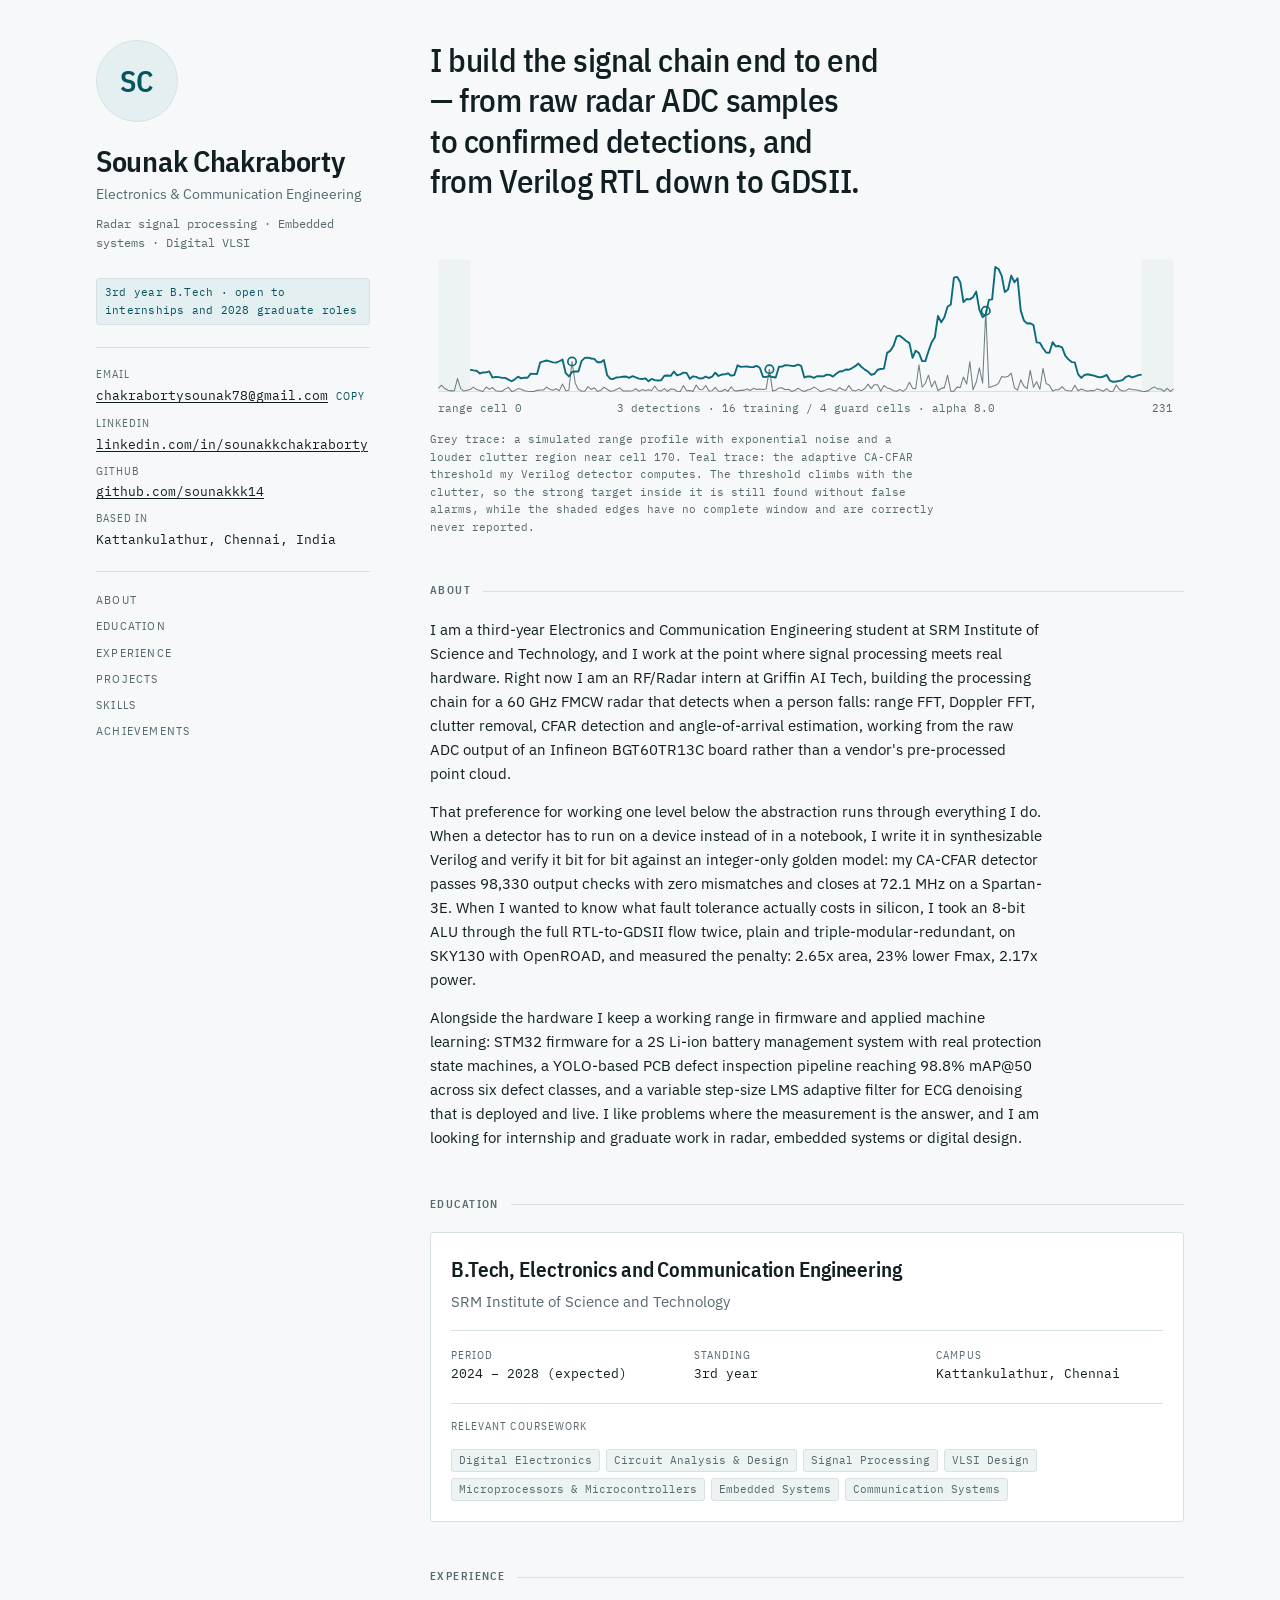
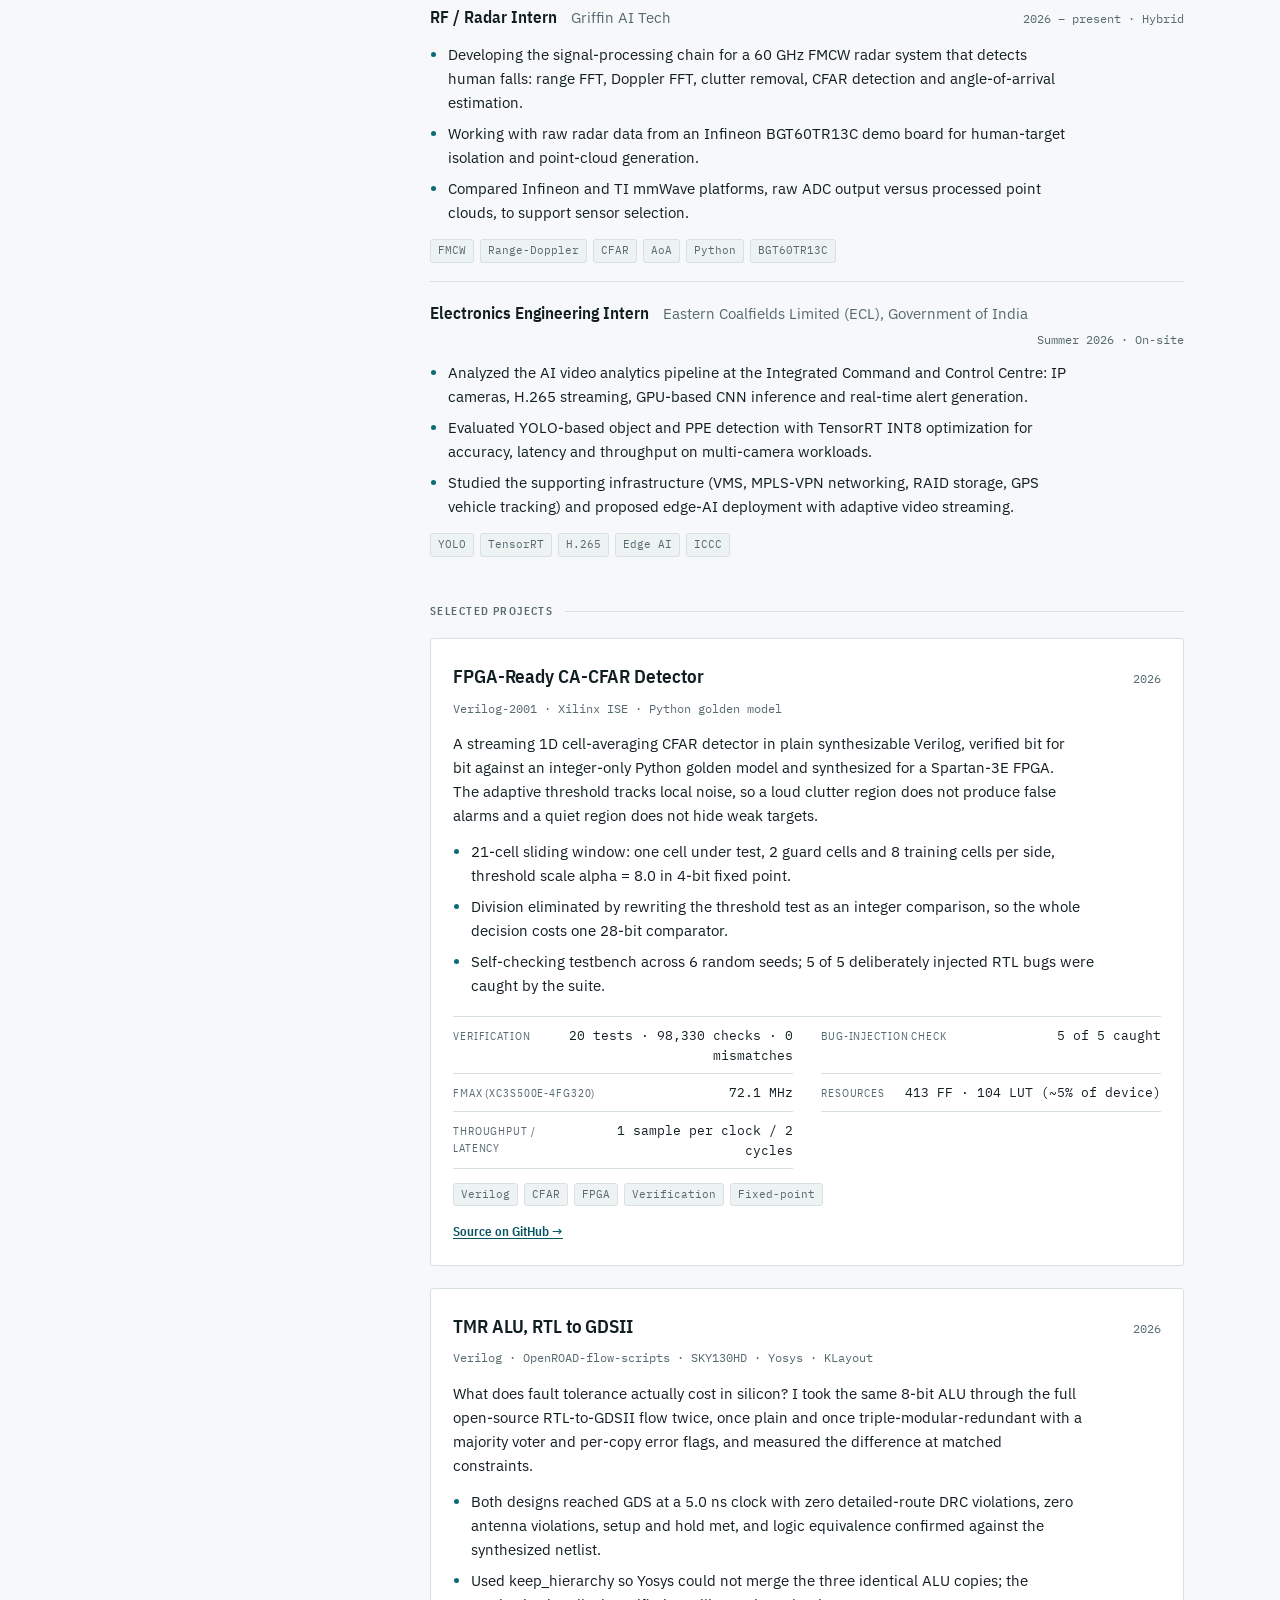
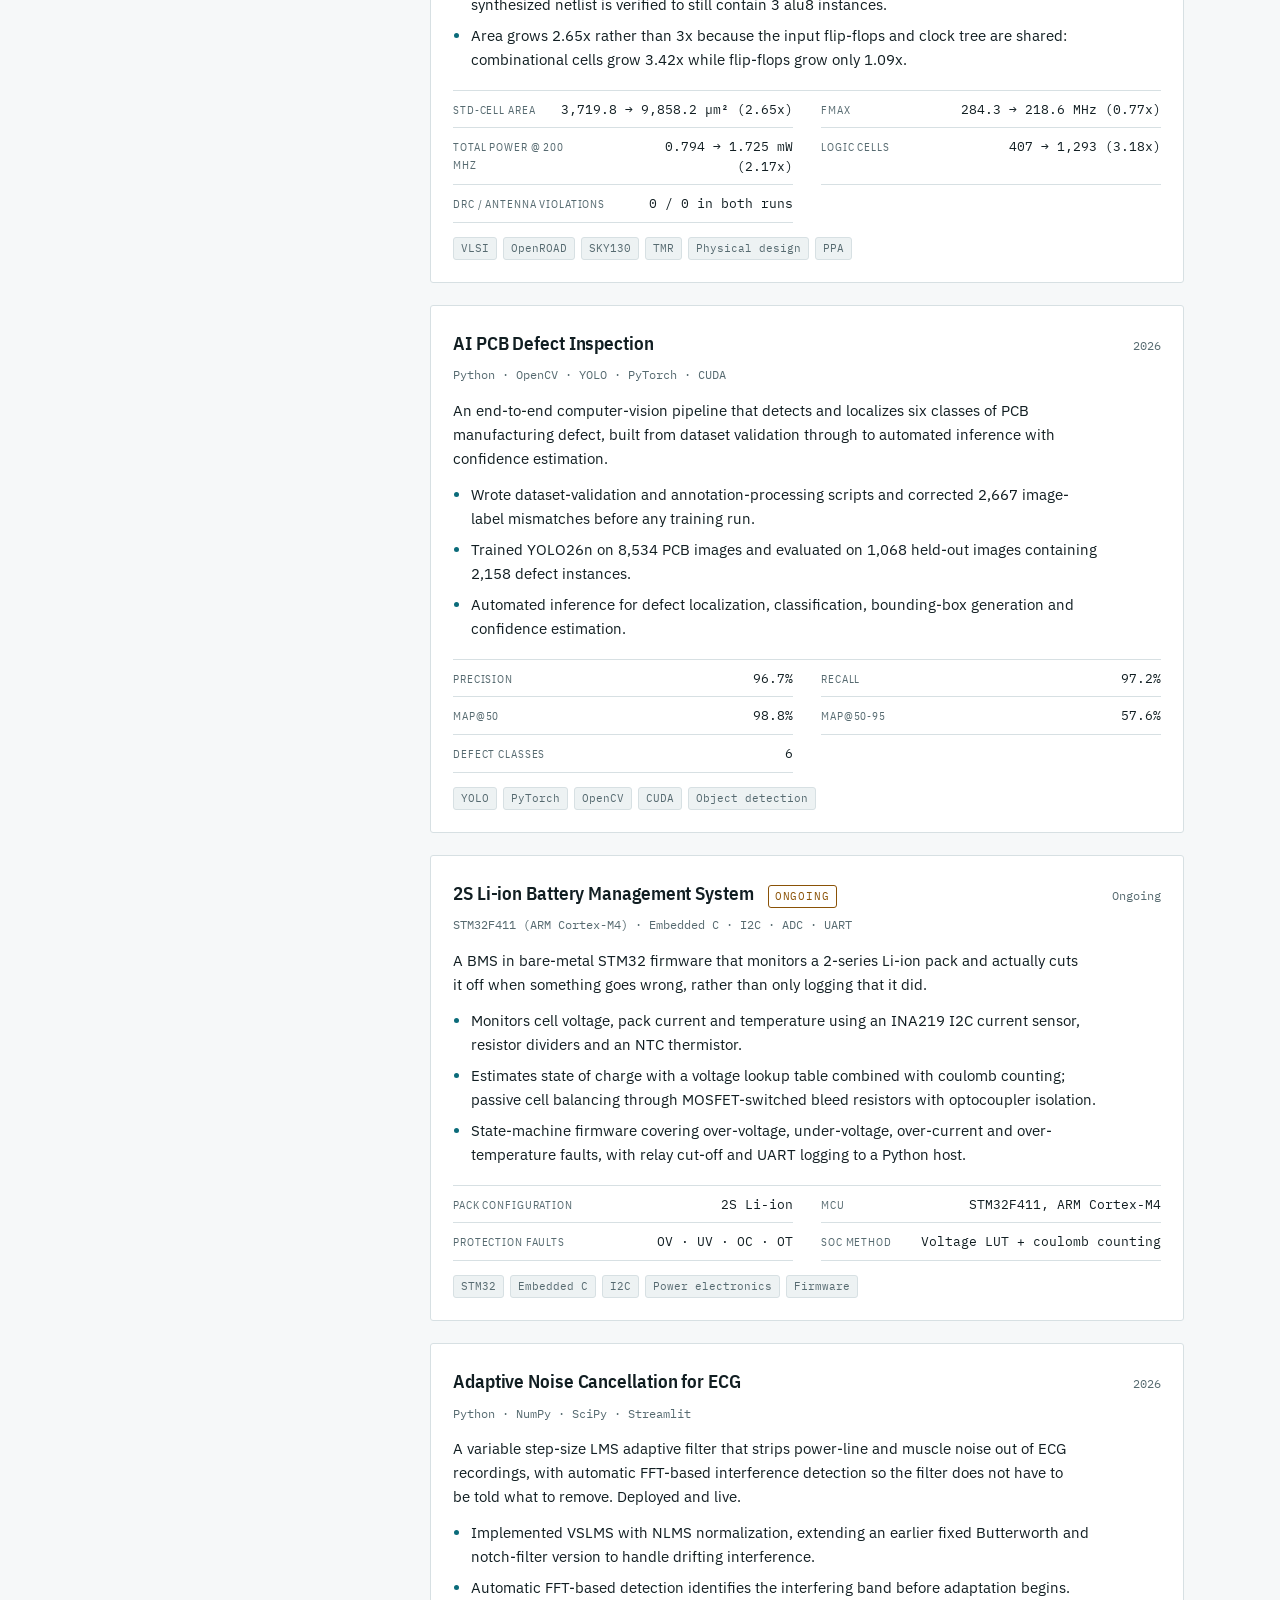
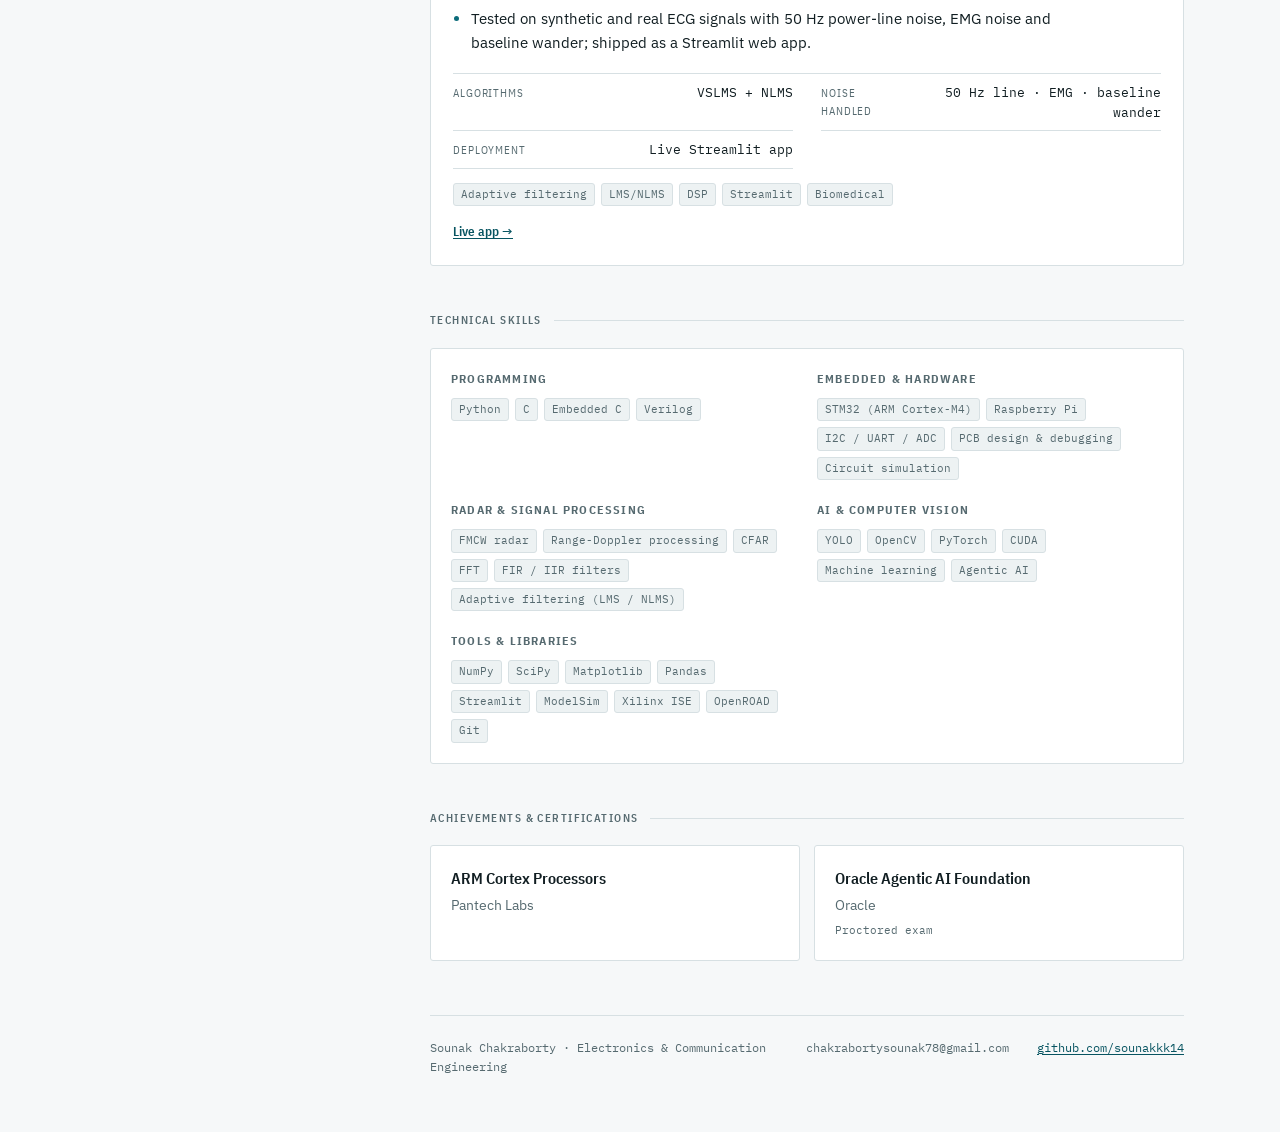
<file: index.html>
<!doctype html>
<html lang="en">
<head>
<meta charset="utf-8">
<meta name="viewport" content="width=device-width, initial-scale=1, viewport-fit=cover">
<title>Sounak Chakraborty</title>
<meta name="description" content="Portfolio and digital resume of Sounak Chakraborty, Electronics and Communication Engineering student working in radar signal processing, embedded systems and digital VLSI.">

<!-- Unlisted: reachable by anyone with the link, kept out of search results. -->
<meta name="robots" content="noindex, nofollow, noarchive, nosnippet, noimageindex">
<meta name="googlebot" content="noindex, nofollow">

<link rel="preconnect" href="https://fonts.googleapis.com">
<link rel="preconnect" href="https://fonts.gstatic.com" crossorigin>
<link rel="stylesheet" href="https://fonts.googleapis.com/css2?family=IBM+Plex+Sans:wght@400;500;600&family=IBM+Plex+Sans+Condensed:wght@500;600&family=IBM+Plex+Mono:wght@400;500&display=swap">
<link rel="stylesheet" href="styles.css">
<style>
  :root { padding-top: env(safe-area-inset-top, 0px); padding-bottom: env(safe-area-inset-bottom, 0px); }
  img { max-width: 100%; }
  [hidden] { display: none !important; }
</style>
</head>
<body>
<div id="app"></div>
<script>window.PORTFOLIO_ENV = "web";</script>
<script src="content.js"></script>
<script src="app.js"></script>
</body>
</html>
</file>
<file: styles.css>
/* ============================================================
   styles.css — shared by index.html (web) and artifact.html
   Layout: instrument-datasheet. A sticky identity rail on the
   left, a single measured column of sections on the right that
   collapses to one column under 860px. Figures are set in mono
   with tabular figures so columns of numbers line up.
   ============================================================ */

:root {
  --bg:          #F6F8F9;
  --surface:     #FFFFFF;
  --surface-2:   #EDF2F3;
  --ink:         #111E22;
  --ink-2:       #566A70;
  --line:        #D7E0E3;
  --accent:      #0B6B7A;
  --accent-ink:  #075461;
  --accent-wash: #E3EFF1;
  --flag:        #8A5207;

  --font-display: "IBM Plex Sans Condensed", "IBM Plex Sans", "Segoe UI", system-ui, sans-serif;
  --font-body:    "IBM Plex Sans", "Segoe UI", system-ui, -apple-system, sans-serif;
  --font-mono:    "IBM Plex Mono", ui-monospace, "Cascadia Mono", Consolas, monospace;

  --r: 3px;
}

@media (prefers-color-scheme: dark) {
  :root:not([data-theme="light"]) {
    --bg:          #0C1214;
    --surface:     #121A1D;
    --surface-2:   #182328;
    --ink:         #E4EDEF;
    --ink-2:       #93A7AD;
    --line:        #222F34;
    --accent:      #5BC0CE;
    --accent-ink:  #8FD7E1;
    --accent-wash: #102529;
    --flag:        #D9A054;
    color-scheme: dark;
  }
}

:root[data-theme="dark"] {
  --bg:          #0C1214;
  --surface:     #121A1D;
  --surface-2:   #182328;
  --ink:         #E4EDEF;
  --ink-2:       #93A7AD;
  --line:        #222F34;
  --accent:      #5BC0CE;
  --accent-ink:  #8FD7E1;
  --accent-wash: #102529;
  --flag:        #D9A054;
  color-scheme: dark;
}

* { box-sizing: border-box; }

body {
  margin: 0;
  background: var(--bg);
  color: var(--ink);
  font-family: var(--font-body);
  font-size: 15px;
  line-height: 1.6;
  -webkit-font-smoothing: antialiased;
}

a { color: var(--accent-ink); text-decoration-thickness: 1px; text-underline-offset: 2px; }
a:hover { color: var(--accent); }
:focus-visible { outline: 2px solid var(--accent); outline-offset: 2px; border-radius: 2px; }

/* ---------- shell ---------- */
.wrap {
  max-width: 1120px;
  margin-inline: auto;
  padding-left: max(16px, env(safe-area-inset-left, 0px));
  padding-right: max(16px, env(safe-area-inset-right, 0px));
  padding-block: 40px 56px;
}

.layout {
  display: grid;
  grid-template-columns: 274px minmax(0, 1fr);
  gap: 60px;
  align-items: start;
}

/* ---------- identity rail ---------- */
.rail { position: sticky; top: 24px; display: flex; flex-direction: column; gap: 22px; min-width: 0; }

.badge {
  width: 82px; height: 82px; border-radius: 50%;
  display: grid; place-items: center;
  background: var(--accent-wash);
  border: 1px solid var(--line);
  color: var(--accent-ink);
  font-family: var(--font-display);
  font-size: 30px; font-weight: 600; letter-spacing: 0.02em;
  overflow: hidden; flex: none;
}
.badge img { width: 100%; height: 100%; object-fit: cover; display: block; }

.rail h1 {
  font-family: var(--font-display);
  font-size: 30px; line-height: 1.1; font-weight: 600;
  letter-spacing: -0.01em; margin: 0;
  text-wrap: balance;
}
.rail .role { margin: 6px 0 0; color: var(--ink-2); font-size: 14px; }
.rail .focus {
  margin: 10px 0 0; font-family: var(--font-mono);
  font-size: 11.5px; line-height: 1.6; color: var(--ink-2);
}
.status {
  display: inline-block; margin-top: 4px;
  font-family: var(--font-mono); font-size: 11px;
  letter-spacing: 0.02em; color: var(--accent-ink);
  background: var(--accent-wash); border: 1px solid var(--line);
  border-radius: var(--r); padding: 5px 8px;
}

.contact { display: flex; flex-direction: column; gap: 9px; border-top: 1px solid var(--line); padding-top: 18px; }
.contact-row { display: flex; flex-direction: column; gap: 2px; min-width: 0; }
.contact-row .k {
  font-family: var(--font-display); font-size: 10.5px;
  text-transform: uppercase; letter-spacing: 0.1em; color: var(--ink-2);
}
.contact-row .v { font-family: var(--font-mono); font-size: 12.5px; word-break: break-word; }
.contact-row .v a { color: inherit; }

.copy {
  font: inherit; font-family: var(--font-display); font-size: 11px;
  background: none; border: 0; padding: 0; margin-left: 8px;
  color: var(--accent-ink); cursor: pointer; text-transform: uppercase;
  letter-spacing: 0.08em;
}
.copy:hover { color: var(--accent); }

.resume-btn {
  display: inline-flex; align-items: center; gap: 8px;
  font-family: var(--font-display); font-weight: 600; font-size: 13.5px;
  letter-spacing: 0.01em;
  background: var(--accent); color: #fff;
  border: 1px solid var(--accent);
  border-radius: var(--r); padding: 10px 14px;
  text-decoration: none; align-self: start;
}
:root[data-theme="dark"] .resume-btn,
.resume-btn { color: #fff; }
@media (prefers-color-scheme: dark) {
  :root:not([data-theme="light"]) .resume-btn { color: #07171A; }
}
:root[data-theme="dark"] .resume-btn { color: #07171A; }
.resume-btn:hover { filter: brightness(1.08); }

nav.rail-nav { border-top: 1px solid var(--line); padding-top: 18px; display: flex; flex-direction: column; gap: 7px; }
nav.rail-nav a {
  font-family: var(--font-display); font-size: 12px;
  text-transform: uppercase; letter-spacing: 0.1em;
  color: var(--ink-2); text-decoration: none;
}
nav.rail-nav a:hover { color: var(--accent); }

/* ---------- content column ---------- */
main { min-width: 0; display: flex; flex-direction: column; gap: 46px; }

.headline {
  font-family: var(--font-display);
  font-size: clamp(23px, 3.3vw, 33px);
  line-height: 1.22; font-weight: 500;
  letter-spacing: -0.012em;
  margin: 0; max-width: 30ch; text-wrap: balance;
}

section { min-width: 0; scroll-margin-top: 24px; }

.eyebrow {
  display: flex; align-items: center; gap: 12px;
  font-family: var(--font-display); font-size: 11px; font-weight: 600;
  text-transform: uppercase; letter-spacing: 0.13em;
  color: var(--ink-2); margin: 0 0 18px;
}
.eyebrow::after { content: ""; flex: 1; height: 1px; background: var(--line); }

h2.sec { font-family: var(--font-display); font-size: 21px; font-weight: 600; margin: 0 0 12px; letter-spacing: -0.005em; }

.prose p { margin: 0 0 14px; max-width: 68ch; }
.prose p:last-child { margin-bottom: 0; }

/* ---------- signal figure ---------- */
figure.signal { margin: 0; }
figure.signal svg { display: block; width: 100%; height: auto; max-width: 100%; }
figure.signal figcaption {
  font-family: var(--font-mono); font-size: 11px; line-height: 1.6;
  color: var(--ink-2); margin-top: 8px; max-width: 72ch;
}

/* ---------- entries (experience) ---------- */
.entry { border-top: 1px solid var(--line); padding-top: 18px; margin-top: 18px; }
.entry:first-of-type { border-top: 0; padding-top: 0; margin-top: 0; }
.entry-head { display: flex; flex-wrap: wrap; gap: 4px 14px; align-items: baseline; }
.entry-head h3 { font-family: var(--font-display); font-size: 17px; font-weight: 600; margin: 0; }
.entry-head .org { color: var(--ink-2); font-size: 14.5px; }
.entry-head .when {
  margin-left: auto; font-family: var(--font-mono); font-size: 11.5px;
  color: var(--ink-2); white-space: nowrap; font-variant-numeric: tabular-nums;
}
ul.bul { margin: 12px 0 0; padding-left: 18px; }
ul.bul li { margin-bottom: 7px; max-width: 70ch; }
ul.bul li::marker { color: var(--accent); }

/* ---------- tags ---------- */
.tags { display: flex; flex-wrap: wrap; gap: 6px; margin-top: 14px; }
.tag {
  font-family: var(--font-mono); font-size: 11px; line-height: 1.4;
  color: var(--ink-2); background: var(--surface-2);
  border: 1px solid var(--line); border-radius: var(--r);
  padding: 3px 7px;
}

/* ---------- project cards ---------- */
.projects { display: flex; flex-direction: column; gap: 22px; }
.card {
  background: var(--surface);
  border: 1px solid var(--line);
  border-radius: var(--r);
  padding: 22px;
  min-width: 0;
}
.card-head { display: flex; flex-wrap: wrap; gap: 4px 14px; align-items: baseline; }
.card-head h3 { font-family: var(--font-display); font-size: 19px; font-weight: 600; margin: 0; letter-spacing: -0.005em; }
.card-head .when { margin-left: auto; font-family: var(--font-mono); font-size: 11.5px; color: var(--ink-2); white-space: nowrap; }
.flag {
  font-family: var(--font-mono); font-size: 10.5px; text-transform: uppercase;
  letter-spacing: 0.08em; color: var(--flag);
  border: 1px solid currentColor; border-radius: var(--r);
  padding: 2px 6px; white-space: nowrap;
}
.stack { font-family: var(--font-mono); font-size: 11.5px; color: var(--ink-2); margin: 8px 0 0; }
.card .blurb { margin: 14px 0 0; max-width: 70ch; }

.metrics {
  margin: 18px 0 0; display: grid;
  grid-template-columns: repeat(2, minmax(0, 1fr));
  gap: 0 28px;
  border-top: 1px solid var(--line);
}
.metric {
  display: flex; justify-content: space-between; align-items: baseline;
  gap: 14px; padding: 8px 0; border-bottom: 1px solid var(--line);
  min-width: 0;
}
.metric dt {
  font-family: var(--font-display); font-size: 11px; text-transform: uppercase;
  letter-spacing: 0.08em; color: var(--ink-2); margin: 0; min-width: 0;
}
.metric dd {
  margin: 0; font-family: var(--font-mono); font-size: 12.5px;
  font-variant-numeric: tabular-nums; text-align: right; min-width: 0;
}
.card-links { display: flex; flex-wrap: wrap; gap: 16px; margin-top: 16px; }
.card-links a { font-family: var(--font-display); font-size: 13px; font-weight: 600; }

/* ---------- education / skills / awards grids ---------- */
.panel {
  background: var(--surface); border: 1px solid var(--line);
  border-radius: var(--r); padding: 20px; min-width: 0;
}
.edu-grid { display: grid; grid-template-columns: repeat(auto-fit, minmax(150px, 1fr)); gap: 16px; margin-top: 16px; border-top: 1px solid var(--line); padding-top: 16px; }
.fact .k { font-family: var(--font-display); font-size: 10.5px; text-transform: uppercase; letter-spacing: 0.1em; color: var(--ink-2); }
.fact .v { font-family: var(--font-mono); font-size: 13px; font-variant-numeric: tabular-nums; }

.skill-grid { display: grid; grid-template-columns: repeat(auto-fit, minmax(240px, 1fr)); gap: 20px; }
.skill-grid h3 { font-family: var(--font-display); font-size: 12px; text-transform: uppercase; letter-spacing: 0.1em; color: var(--ink-2); margin: 0 0 10px; }

.award-grid { display: grid; grid-template-columns: repeat(auto-fit, minmax(250px, 1fr)); gap: 14px; }
.award h3 { font-family: var(--font-display); font-size: 16px; font-weight: 600; margin: 0; }
.award .by { color: var(--ink-2); font-size: 13.5px; margin: 3px 0 0; }
.award .meta { font-family: var(--font-mono); font-size: 11px; color: var(--ink-2); margin: 6px 0 0; }
.todo { border-style: dashed; }
.todo .k { font-family: var(--font-mono); font-size: 11px; color: var(--flag); text-transform: uppercase; letter-spacing: 0.08em; }

.course { display: flex; flex-wrap: wrap; gap: 6px; margin-top: 14px; }

footer.end {
  border-top: 1px solid var(--line); margin-top: 8px; padding-top: 22px;
  display: flex; flex-wrap: wrap; gap: 14px 28px; align-items: baseline;
  font-family: var(--font-mono); font-size: 12px; color: var(--ink-2);
}
footer.end .grow { flex: 1; min-width: 0; }

/* ---------- narrow ---------- */
@media (max-width: 860px) {
  .layout { grid-template-columns: minmax(0, 1fr); gap: 34px; }
  .rail { position: static; top: auto; }
  nav.rail-nav { display: none; }
  .metrics { grid-template-columns: minmax(0, 1fr); gap: 0; }
  .wrap { padding-block: 28px 44px; }
  main { gap: 38px; }
  .entry-head .when, .card-head .when { margin-left: 0; }
}

@media (prefers-reduced-motion: reduce) {
  * { animation-duration: 0.01ms !important; transition-duration: 0.01ms !important; }
}
</file>
